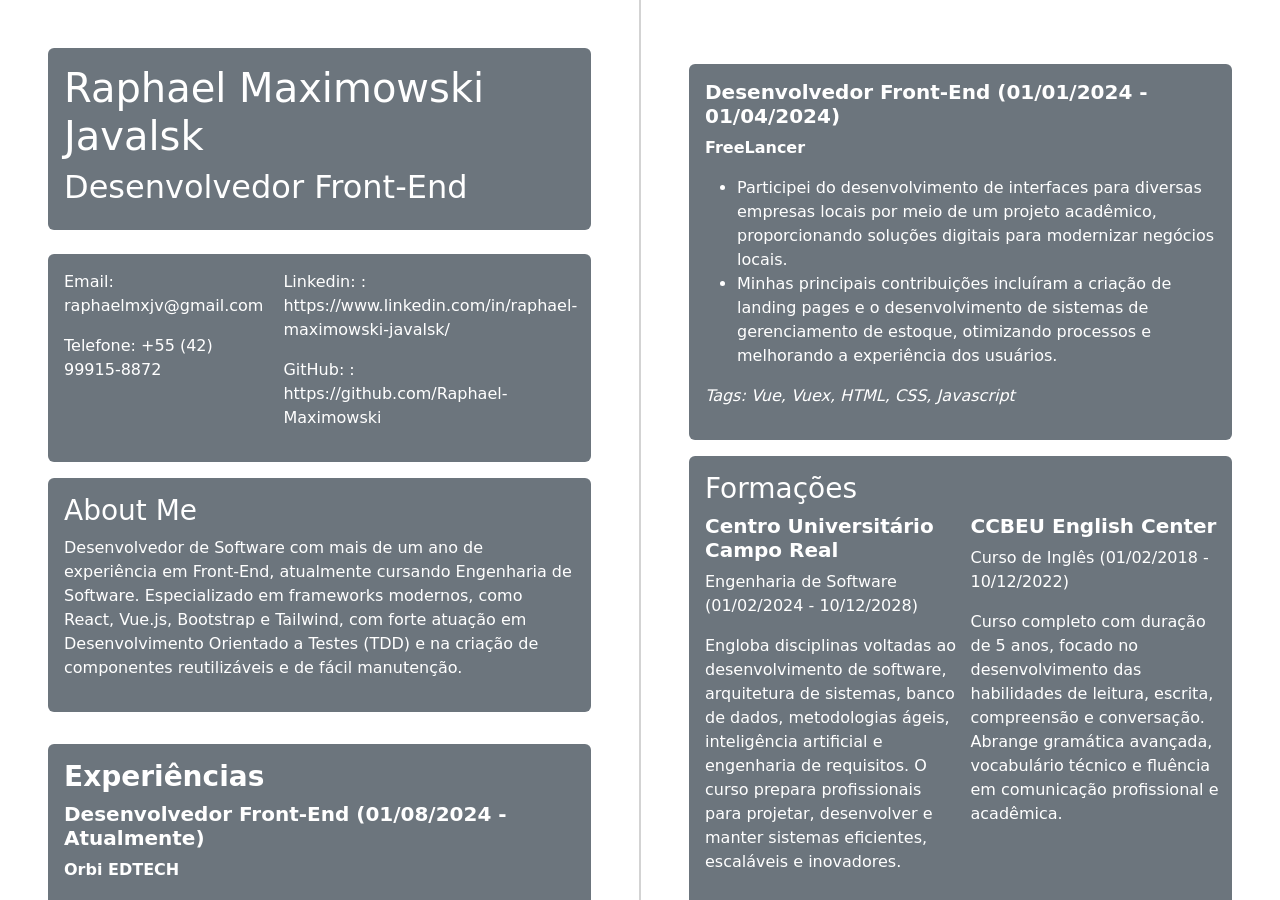
<file: Atividade-02/index.html>
<!doctype html>
<html lang="en">
<head>
    <meta charset="UTF-8">
    <meta name="viewport"
          content="width=device-width, user-scalable=no, initial-scale=1.0, maximum-scale=1.0, minimum-scale=1.0">
    <meta http-equiv="X-UA-Compatible" content="ie=edge">
    <title>Currículo</title>
    <style>

        .tags-text {
            font-style: italic;
        }

        * {
            color: white;
        }

        .education-container {
            gap: 10px;
        }

        #first-container {
            border-right: 1px solid lightgray;
        }

        #second-container {
            border-left: 1px solid lightgray;
        }

        #contact-container {
            gap: 20px;
        }

    </style>
    <link href="https://cdn.jsdelivr.net/npm/bootstrap@5.3.3/dist/css/bootstrap.min.css" rel="stylesheet" integrity="sha384-QWTKZyjpPEjISv5WaRU9OFeRpok6YctnYmDr5pNlyT2bRjXh0JMhjY6hW+ALEwIH" crossorigin="anonymous">
</head>
<body>
<div class="overflow-x-hidden d-lg-flex vw-100 vh-100">
    <div id="first-container" class="p-5 d-flex flex-column col-lg-6 col-12 h-auto">
        <div class="w-100 p-3 bg-secondary rounded-2">
            <h1>Raphael Maximowski Javalsk</h1>
            <h2>Desenvolvedor Front-End</h2>
        </div>


        <div class="flex-grow-1 d-flex flex-column ">
            <div class="mt-4 d-sm-flex w-100 p-3 bg-secondary rounded-2" id="contact-container">
                <div>
                    <p>Email: raphaelmxjv@gmail.com</p>
                    <p>Telefone: +55 (42) 99915-8872</p>
                </div>
                <div>
                    <p>Linkedin: : https://www.linkedin.com/in/raphael-maximowski-javalsk/</p>
                    <p>GitHub: : https://github.com/Raphael-Maximowski</p>
                </div>
            </div>

            <div class="my-3 bg-secondary rounded-2 p-3">
                <h3>About Me</h3>
                <p>Desenvolvedor de Software com mais de um ano de experiência em Front-End, atualmente cursando
                    Engenharia de Software. Especializado em frameworks modernos, como React, Vue.js, Bootstrap e
                    Tailwind, com forte atuação em Desenvolvimento Orientado a Testes (TDD) e na criação de componentes
                    reutilizáveis e de fácil manutenção.</p>
            </div>

            <div class="my-3 bg-secondary rounded-2 p-3">
                <h3 class="fw-bold">Experiências</h3>
                <h5 class="fw-bold">Desenvolvedor Front-End (01/08/2024 - Atualmente)</h5>
                <p class="fw-bold">Orbi EDTECH</p>
                <ul>
                    <li>
                        Desenvolvi uma feature completa de acessibilidade, permitindo que milhares de estudantes com
                        diferentes necessidades possam estudar de forma mais inclusiva. As funcionalidades incluem
                        ajuste de tamanho da fonte, suporte a fontes para dislexia, filtros para daltonismo e tradução para
                        múltiplos idiomas, garantindo uma experiência personalizada e acessível para todos os usuários.
                    </li>
                    <li>
                        Implementei diversas melhorias tecnológicas no projeto, como a migração do Vue CLI para Vite,
                        adoção de TypeScript, introdução de testes unitários com Jest e aprimoramento da padronização
                        do código com ESLint e Prettier. Também assumi a liderança na documentação completa do
                        Frontend, promovendo maior organização, escalabilidade e eficiência no desenvolvimento,
                        reduzindo a necessidade de manutenção e acelerando a entrega de novas features
                    </li>

                    <li>
                        Realizei uma refatoração completa do sistema para adaptar a nova feature de acessibilidade,
                        conduzindo uma análise detalhada dos componentes para torná-los mais escaláveis e reutilizáveis.
                        Além disso, apliquei boas práticas para melhorar a estrutura e organização do código, resultando
                        em um sistema mais robusto, sustentável e alinhado com padrões de qualidade
                    </li>
                </ul>

                <p class="tags-text">Tags: Vue.js, Vuex, React.js, Redux, Jest, Typescript, TDD, Bootstrap, Tailwind , Eslint, Prettier, Vite</p>
            </div>

        </div>
    </div>
    <div id="second-container" class="p-5  col-lg-6 col-12 h-100">
        <div class="h-100 w-100">
            <div class="my-3 bg-secondary rounded-2 p-3">
                <h5 class="fw-bold">Desenvolvedor Front-End (01/01/2024 - 01/04/2024)</h5>
                <p class="fw-bold">FreeLancer</p>
                <ul>
                    <li>
                        Participei do desenvolvimento de interfaces para diversas empresas locais por meio de um projeto
                        acadêmico, proporcionando soluções digitais para modernizar negócios locais.
                    </li>
                    <li>
                        Minhas principais contribuições incluíram a criação de landing pages e o desenvolvimento de
                        sistemas de gerenciamento de estoque, otimizando processos e melhorando a experiência dos
                        usuários.
                    </li>
                </ul>
                <p class="tags-text">Tags: Vue, Vuex, HTML, CSS, Javascript</p>
            </div>
            <div class="my-3 bg-secondary rounded-2 p-3">
                <h3>Formações</h3>
                <div class="d-xl-flex w-100 education-container">
                    <div class="col-xl-6 col-12">
                        <h5 class="fw-bold">Centro Universitário Campo Real</h5>
                        <p>Engenharia de Software (01/02/2024 - 10/12/2028)</p>

                        <p >Engloba disciplinas voltadas ao desenvolvimento
                            de software, arquitetura de sistemas, banco de
                            dados, metodologias ágeis, inteligência artificial e
                            engenharia de requisitos. O curso prepara
                            profissionais para projetar, desenvolver e manter
                            sistemas eficientes, escaláveis e inovadores.</p>
                    </div>
                    <div class="col-xl-6 col-12">
                        <h5 class="fw-bold">CCBEU English Center</h5>
                        <p>Curso de Inglês (01/02/2018 - 10/12/2022)</p>
                        <p>
                            Curso completo com duração de 5 anos, focado no
                            desenvolvimento das habilidades de leitura, escrita,
                            compreensão e conversação. Abrange gramática
                            avançada, vocabulário técnico e fluência em
                            comunicação profissional e acadêmica.
                        </p>
                    </div>
                </div>
            </div>
        </div>
    </div>
</div>
</body>
</html>
</file>
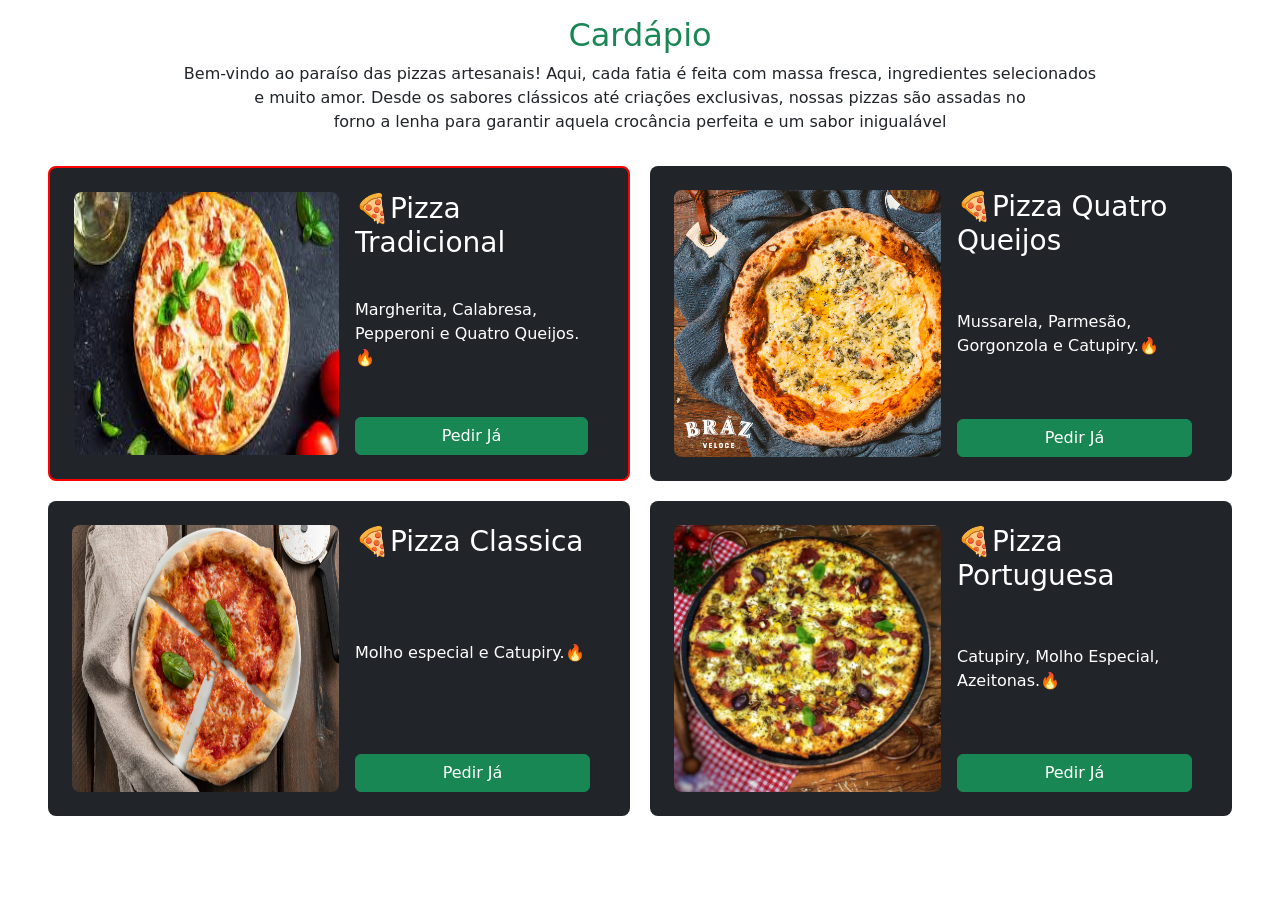
<file: Atividade-03/index.html>
<!doctype html>
<html lang="en">
<head>
    <meta charset="UTF-8">
    <meta name="viewport"
          content="width=device-width, user-scalable=no, initial-scale=1.0, maximum-scale=1.0, minimum-scale=1.0">
    <meta http-equiv="X-UA-Compatible" content="ie=edge">
    <title>Document</title>
    <link rel="stylesheet" href="assets/style.css">
    <link href="https://cdn.jsdelivr.net/npm/bootstrap@5.3.3/dist/css/bootstrap.min.css" rel="stylesheet" integrity="sha384-QWTKZyjpPEjISv5WaRU9OFeRpok6YctnYmDr5pNlyT2bRjXh0JMhjY6hW+ALEwIH" crossorigin="anonymous">
</head>
<body class="w-100 h-100">
<header class="py-3 text-center d-flex justify-content-center">
    <div class="w-75">
        <h1 class="fs-2 text-success">Cardápio</h1>
        <p>Bem-vindo ao paraíso das pizzas artesanais! Aqui, cada fatia é feita com massa fresca, ingredientes selecionados <br> e muito amor.
            Desde os sabores clássicos até criações exclusivas, nossas pizzas são assadas no <br> forno a lenha para garantir
            aquela crocância perfeita e um sabor inigualável</p>
    </div>
</header>

<main class="w-100 grid-container px-5">
    <div class="card-content p-4 d-sm-flex d-sm-flex rounded-3 bg-dark">
        <img class="col-sm-6 col-12 rounded-3 " src="assets/images/pizza01.png" />
        <div class="mt-sm-0 mt-3 col-sm-6 col-12 d-flex flex-column justify-content-between px-3">
            <h3>Pizza Tradicional</h3>
            <p class="card-text">Margherita, Calabresa, Pepperoni e Quatro Queijos.</p>
            <button class="btn btn-success w-100">Pedir Já</button>
        </div>
    </div>
    <div class="card-content p-4 d-sm-flex rounded-3 bg-dark">
        <img class="col-sm-6 col-12 rounded-3 " src="assets/images/pizza04.png" />
        <div class="mt-sm-0 mt-3 col-sm-6 col-12 d-flex flex-column justify-content-between px-3">
            <h3>Pizza Quatro Queijos</h3>
            <p class="card-text">Mussarela, Parmesão, Gorgonzola e Catupiry.</p>
            <button class="btn btn-success w-100">Pedir Já</button>
        </div>
    </div>
    <div class="card-content p-4 d-sm-flex d-sm-flex rounded-3 bg-dark">
        <img class="col-sm-6 col-12 rounded-3 " src="assets/images/pizza02.png" />
        <div class="mt-sm-0 mt-3 col-sm-6 col-12 d-flex flex-column justify-content-between px-3">
            <h3>Pizza Classica</h3>
            <p class="card-text">Molho especial e Catupiry.</p>
            <button class="btn btn-success w-100">Pedir Já</button>
        </div>
    </div>
    <div class="card-content p-4 d-sm-flex rounded-3 bg-dark">
        <img class="col-sm-6 col-12 rounded-3 " src="assets/images/pizza03.png" />
        <div class="mt-sm-0 mt-3 col-sm-6 col-12 d-flex flex-column justify-content-between px-3">
            <h3>Pizza Portuguesa</h3>
            <p class="card-text">Catupiry, Molho Especial, Azeitonas.</p>
            <button class="btn btn-success w-100">Pedir Já</button>
        </div>
    </div>
</main>
</body>
</html>
</file>
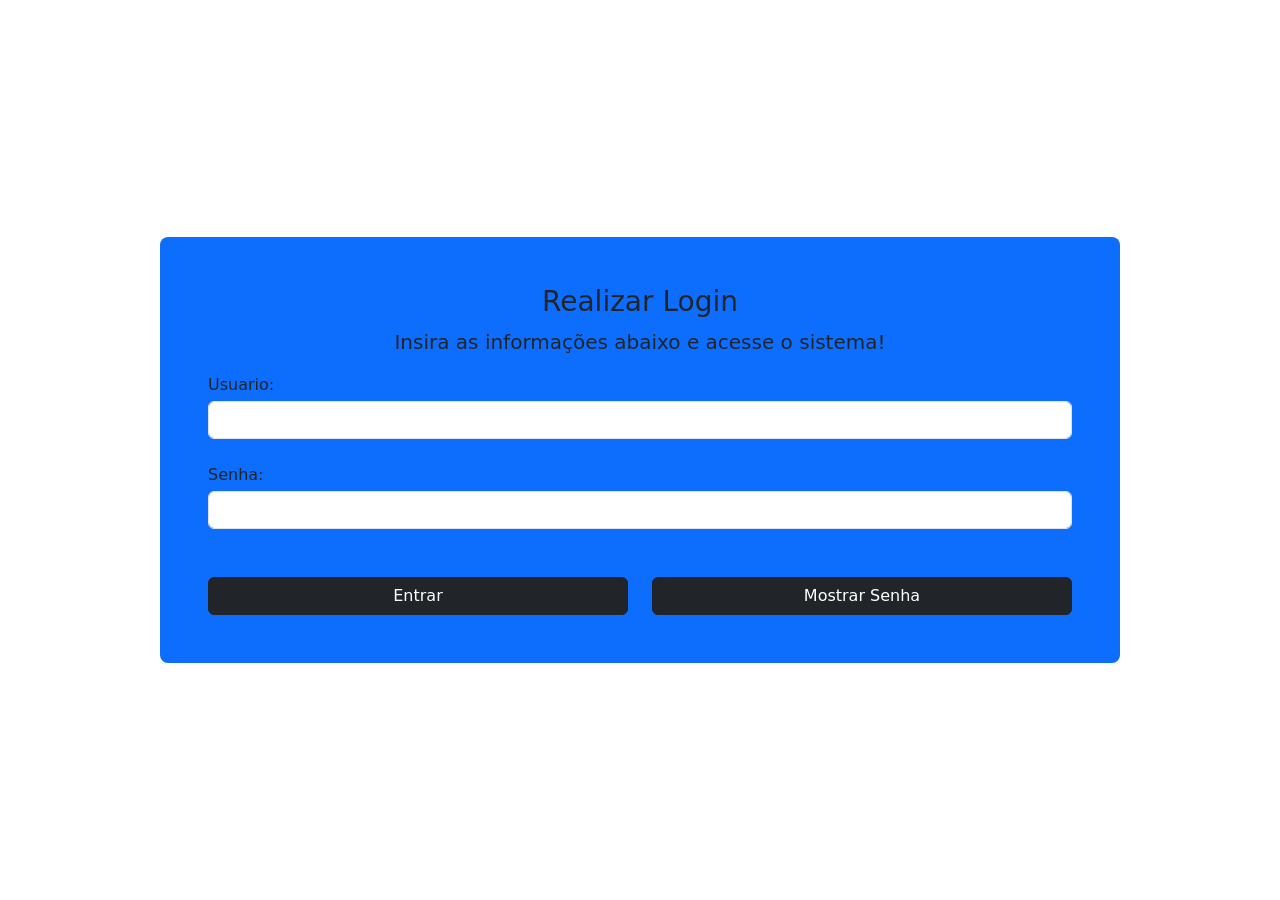
<file: Atividade-05/index.html>
<!doctype html>
<html lang="en">
<head>
    <meta charset="UTF-8">
    <meta name="viewport"
          content="width=device-width, user-scalable=no, initial-scale=1.0, maximum-scale=1.0, minimum-scale=1.0">
    <meta http-equiv="X-UA-Compatible" content="ie=edge">
    <title>Document</title>
    <link href="https://cdn.jsdelivr.net/npm/bootstrap@5.3.5/dist/css/bootstrap.min.css" rel="stylesheet" integrity="sha384-SgOJa3DmI69IUzQ2PVdRZhwQ+dy64/BUtbMJw1MZ8t5HZApcHrRKUc4W0kG879m7" crossorigin="anonymous">
</head>
<body class="vw-100 vh-100  d-flex flex-column align-items-center justify-content-center">
<div class="p-5 w-75 bg-primary rounded-3 h-auto">
    <h1 class="text-center fs-3">Realizar Login</h1>
    <p class="fs-5 text-center">Insira as informações abaixo e acesse o sistema!</p>

    <form class="d-flex flex-column gap-4">
        <div>
            <label for="user" class="mb-1">Usuario: </label>
            <input id="user" class="form-control " />
        </div>

        <div>
            <label for="password" class="mb-1">Senha: </label>
            <input type="password" id="password" class="form-control " />
        </div>
        <p class="mb-0" id="statusMessage"></p>

        <div class="d-flex gap-4">
            <button id="loginButton" type="submit" class="w-50 btn btn-dark">Entrar</button>
            <button id="visibilityButton" class="w-50 btn btn-dark">Mostrar Senha</button>
        </div>
    </form>
</div>

<script src="index.js"></script>
</body>
</html>
</file>
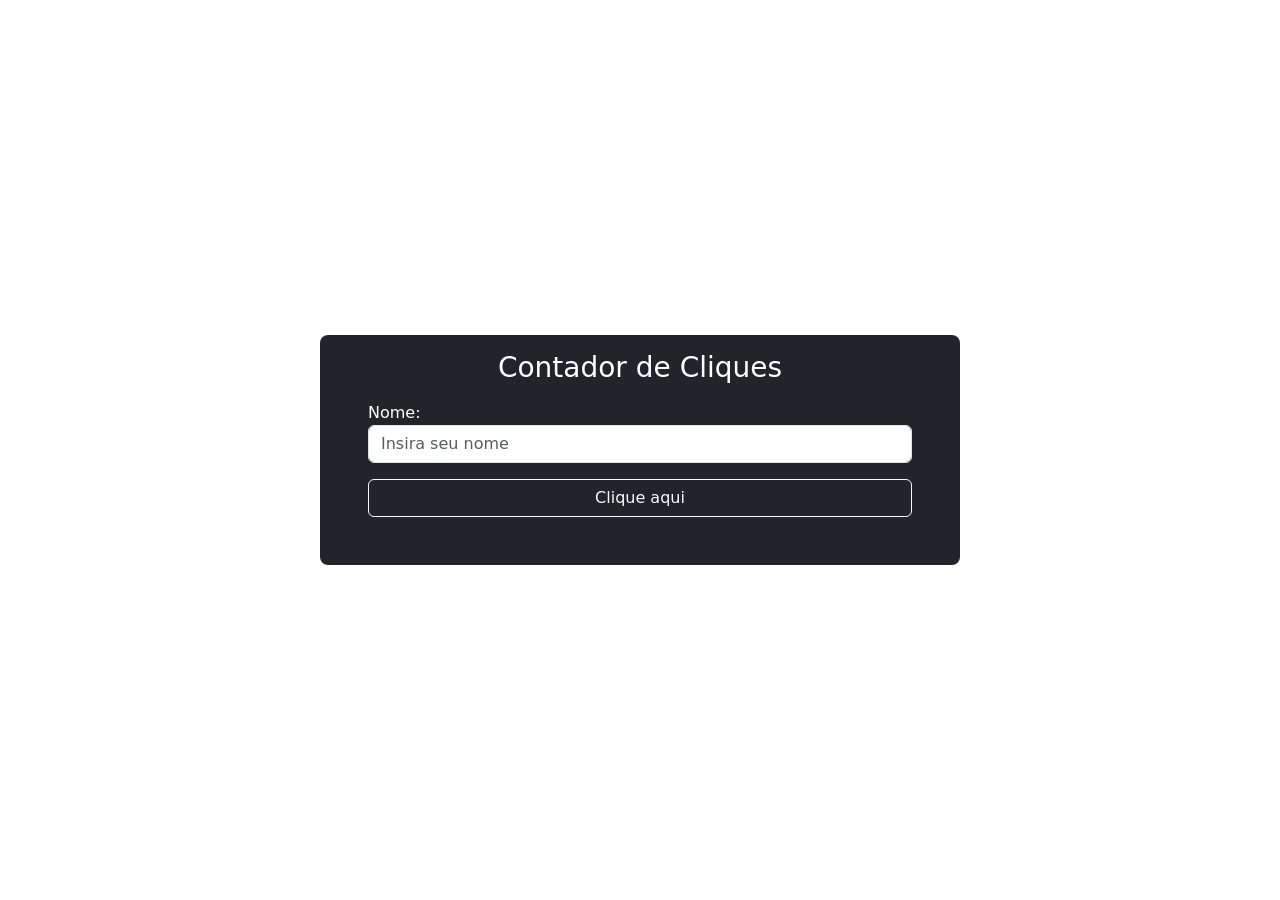
<file: Atividade-06/index.html>
<!doctype html>
<html lang="en">
<head>
    <meta charset="UTF-8">
    <meta name="viewport"
          content="width=device-width, user-scalable=no, initial-scale=1.0, maximum-scale=1.0, minimum-scale=1.0">
    <meta http-equiv="X-UA-Compatible" content="ie=edge">
    <title>Document</title>
    <link href="https://cdn.jsdelivr.net/npm/bootstrap@5.3.5/dist/css/bootstrap.min.css" rel="stylesheet" integrity="sha384-SgOJa3DmI69IUzQ2PVdRZhwQ+dy64/BUtbMJw1MZ8t5HZApcHrRKUc4W0kG879m7" crossorigin="anonymous">
</head>
<body class="vw-100 vh-100  d-flex flex-column align-items-center justify-content-center">
<main class="d-flex flex-column gap-3 w-50 bg-dark rounded-3 px-5 py-3">
    <h1 class="mb-0 fs-3 text-center text-white">Contador de Cliques</h1>
    <form>
        <label class="text-white">Nome: </label>
        <input id="user-name-input" placeholder="Insira seu nome" class="form-control"/>
    </form>
    <button id="increment-button" class="btn btn-outline-light">Clique aqui</button>

    <p id="click-counter-text"></p>

</main>
<script src="index.js"></script>
</body>
</html>
</file>
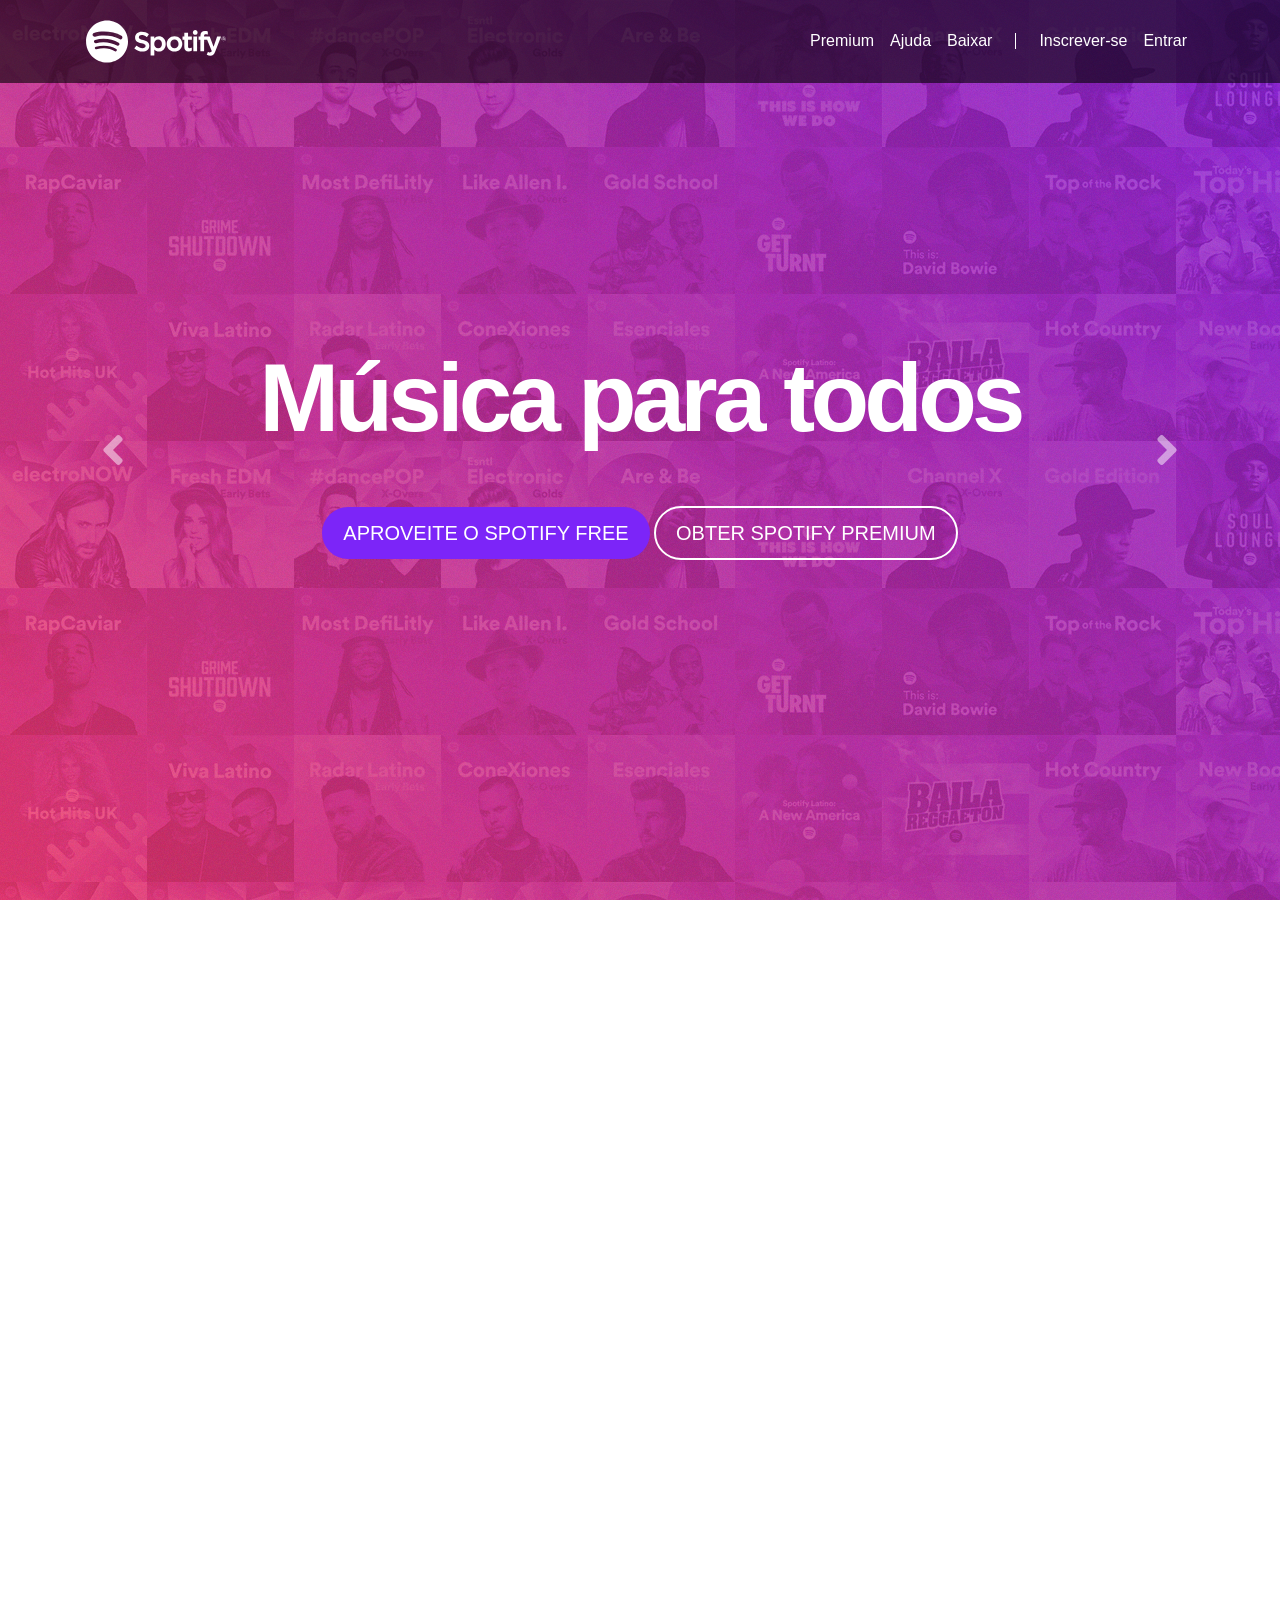
<file: Atividade-04/spotify/index.html>
<!DOCTYPE html>
<html lang="pt-br">
  <head>
    <!-- Meta tags Obrigatórias -->
    <meta charset="utf-8">
    <meta name="viewport" content="width=device-width, initial-scale=1, shrink-to-fit=no">

    <!-- Bootstrap CSS -->
    <link rel="stylesheet" href="https://stackpath.bootstrapcdn.com/bootstrap/4.1.3/css/bootstrap.min.css" integrity="sha384-MCw98/SFnGE8fJT3GXwEOngsV7Zt27NXFoaoApmYm81iuXoPkFOJwJ8ERdknLPMO" crossorigin="anonymous">

    <!-- Font Awesome -->
    <link rel="stylesheet" href="https://use.fontawesome.com/releases/v5.3.1/css/all.css" integrity="sha384-mzrmE5qonljUremFsqc01SB46JvROS7bZs3IO2EmfFsd15uHvIt+Y8vEf7N7fWAU" crossorigin="anonymous">

    <!-- HTML5Shiv -->
    <!--[if lt IE 9]>
      <script src="https://oss.maxcdn.com/html5shiv/3.7.2/html5shiv.min.js"></script>
    <![endif]-->

    <!-- Estilo customizado -->
    <link rel="stylesheet" type="text/css" href="css/estilo.css">

    <title>Música para todos - Spotify</title>
    <link rel="icon" href="imagens/favicon.png">
  </head>
  <body>
    
    <header><!-- inicio Cabecalho -->
      <nav class="navbar navbar-expand-md navbar-light fixed-top navbar-transparente">
        <div class="container">
          
          <a href="index.html" class="navbar-brand">
            <img src="imagens/spotify.svg" width="142">
          </a>

          <button class="navbar-toggler" data-toggle="collapse" data-target="#nav-principal">
            <i class="fas fa-bars text-white"></i>
          </button>

          <div class="collapse navbar-collapse" id="nav-principal">
            <ul class="navbar-nav ml-auto">
              <li class="nav-item">
                <a href="" class="nav-link">Premium</a>
              </li>
              <li class="nav-item">
                <a href="help.html" class="nav-link">Ajuda</a>
              </li>
              <li class="nav-item">
                <a href="" class="nav-link">Baixar</a>
              </li>

              <li class="nav-item divisor"></li>

              <li class="nav-item">
                <a href="register.html" class="nav-link">Inscrever-se</a>
              </li>
              <li class="nav-item">
                <a href="login.html" class="nav-link">Entrar</a>
              </li>
            </ul>
          </div>

        </div>
      </nav>
    </header><!--/fim Cabecalho -->

    <section id="home" class="d-flex"><!--home -->
      <div class="container align-self-center"><!--container -->
        <div class="row"><!--row -->
          <div class="col-md-12 capa">
            
            <div id="carousel-spotify" class="carousel slide" data-ride="carousel">
              <div class="carousel-inner"><!--Inner -->
                
                <div class="carousel-item active">
                  <h1>Música para todos</h1>
                  <a href="" class="btn btn-lg btn-custom btn-roxo">
                    Aproveite o Spotify Free
                  </a>

                  <a href="" class="btn btn-lg btn-custom btn-branco">
                    Obter Spotify Premium
                  </a>
                </div>

                <div class="carousel-item">
                  <h1>As melhores rádios</h1>
                  <a href="" class="btn btn-lg btn-custom btn-branco">
                    <i class="fas fa-music"></i> Ouça agora
                  </a>
                </div>

              </div><!--/Inner -->

              <!-- Controles -->
              <a href="#carousel-spotify" class="carousel-control-prev" data-slide="prev">
                <i class="fas fa-angle-left fa-3x"></i>
              </a>

              <a href="#carousel-spotify" class="carousel-control-next" data-slide="next">
                <i class="fas fa-angle-right fa-3x"></i>
              </a>

            </div>

          </div>
        </div><!--/row -->
      </div><!--/container -->
    </section><!--/home -->

    <section id="servicos" class="caixa">
      <div class="container">
        <div class="row">
          <div class="col-md-6">
            <div class="row albuns">
              <div class="col-md-6">
                <img src="imagens/img1.jpg" class="img-fluid">
              </div>
              <div class="col-md-6">
                <img src="imagens/img2.jpg" class="img-fluid">
              </div>
            </div>
            <div class="row albuns">
              <div class="col-md-6">
                <img src="imagens/img3.jpg" class="img-fluid">
              </div>
              <div class="col-md-6">
                <img src="imagens/img4.jpg" class="img-fluid">
              </div>
            </div>
          </div>
          <div class="col-md-6">
            
            <h2>O que o Spotify tem?</h2>

            <h3>Músicas</h3>
            <p>O Spotify tem milhões de músicas. Escute seus sons favoritos, descubra novas músicas e reúna seus favoritos em um só lugar.</p>

            <h3>Playlists</h3>
            <p>No Spotify você encontra uma playlist para cada momento. Todas feitas por fanáticos e especialistas da música.</p>

            <h3>Novos lançamentos</h3>
            <p>Escute os novos lançamentos de singles e álbuns da semana e veja o que está bombando no Top 50.</p>

          </div>
        </div>
      </div>
    </section>


    <section id="recursos" class="caixa">
      <div class="container">
        <div class="row">
          <div class="col-md-4">

            <h2>Fácil</h2>
            <h3>Buscar</h3>
            <p>Já sabe o que quer escutar? É só procurar e apertar o play.
            </p>

            <h3>Navegar</h3>
            <p>Veja os novos lançamentos, o que está bombando nas paradas e as melhores playlists para o seu momento.
            </p>

            <h3>Descobrir</h3>
            <p>Curta músicas novas toda segunda-feira com uma playlist personalizada pra você. Ou relaxe e curta uma das rádios.
            </p>

          </div>
          <div class="col-md-8">
            <div class="row rotacionar">
              <div class="col-md-6">
                <img src="imagens/iphone1.png" class="img-fluid">
              </div>
              <div class="col-md-6">
                <img src="imagens/iphone2.png" class="img-fluid">
              </div>
            </div>
          </div>
        </div>
      </div>
    </section>

    <footer>
      <div class="container">
        <div class="row">
          <div class="col-md-2">
            <img src="imagens/spotify.svg" width="142">
          </div>
          <div class="col-md-2">
            <h4>company</h4>
            <ul class="navbar-nav">
              <li><a href="">Sobre</a></li>
              <li><a href="">Empregos</a></li>
              <li><a href="">Imprensa</a></li>
              <li><a href="">Novidades</a></li>
            </ul>
          </div>
          <div class="col-md-2">
            <h4>comunidades</h4>
            <ul class="navbar-nav">
              <li><a href="">Artistas</a></li>
              <li><a href="">Desenvolvedores</a></li>
              <li><a href="">Marcas</a></li>
            </ul>
          </div>
          <div class="col-md-2">
            <h4>links uteis</h4>
            <ul class="navbar-nav">
              <li><a href="">Ajuda</a></li>
              <li><a href="">Presentes</a></li>
              <li><a href="">Player da web</a></li>
            </ul>
          </div>
          <div class="col-md-4">
            <ul>
              <li>
                <a href=""><img src="imagens/facebook.png"></a>
              </li>
              <li>
                <a href=""><img src="imagens/twitter.png"></a>
              </li>
              <li>
                <a href=""><img src="imagens/instagram.png"></a>
              </li>
            </ul>
          </div>
        </div>
      </div>
    </footer>

    <!-- JavaScript (Opcional) -->
    <!-- jQuery primeiro, depois Popper.js, depois Bootstrap JS -->
    <script src="https://code.jquery.com/jquery-3.3.1.slim.min.js" integrity="sha384-q8i/X+965DzO0rT7abK41JStQIAqVgRVzpbzo5smXKp4YfRvH+8abtTE1Pi6jizo" crossorigin="anonymous"></script>
    <script src="https://cdnjs.cloudflare.com/ajax/libs/popper.js/1.14.3/umd/popper.min.js" integrity="sha384-ZMP7rVo3mIykV+2+9J3UJ46jBk0WLaUAdn689aCwoqbBJiSnjAK/l8WvCWPIPm49" crossorigin="anonymous"></script>
    <script src="https://stackpath.bootstrapcdn.com/bootstrap/4.1.3/js/bootstrap.min.js" integrity="sha384-ChfqqxuZUCnJSK3+MXmPNIyE6ZbWh2IMqE241rYiqJxyMiZ6OW/JmZQ5stwEULTy" crossorigin="anonymous"></script>
  </body>
</html>
</file>
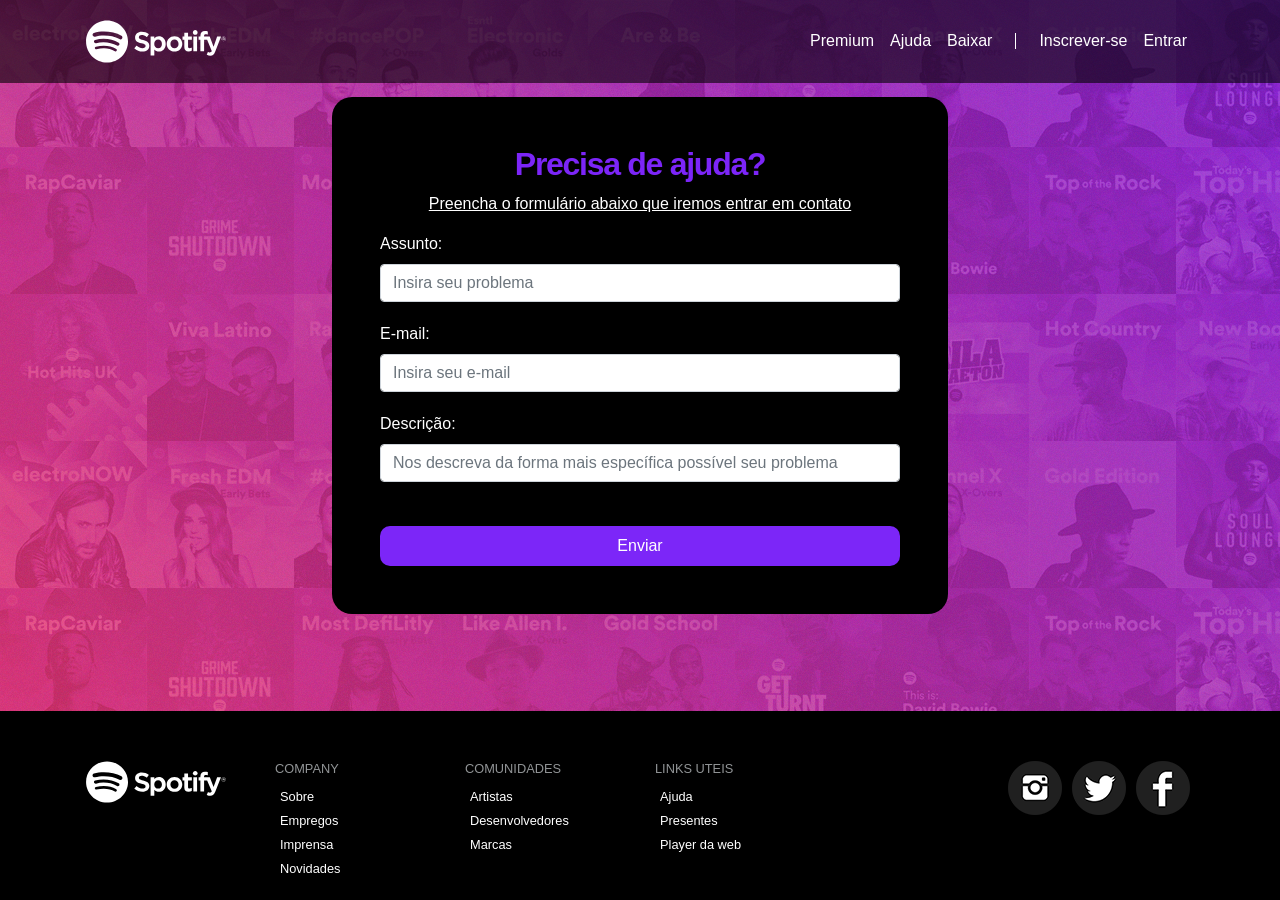
<file: Atividade-04/spotify/help.html>
<!doctype html>
<html lang="en">
<head>
    <meta charset="utf-8">
    <meta name="viewport" content="width=device-width, initial-scale=1, shrink-to-fit=no">

    <!-- Bootstrap CSS -->
    <link rel="stylesheet" href="https://stackpath.bootstrapcdn.com/bootstrap/4.1.3/css/bootstrap.min.css" integrity="sha384-MCw98/SFnGE8fJT3GXwEOngsV7Zt27NXFoaoApmYm81iuXoPkFOJwJ8ERdknLPMO" crossorigin="anonymous">

    <!-- Font Awesome -->
    <link rel="stylesheet" href="https://use.fontawesome.com/releases/v5.3.1/css/all.css" integrity="sha384-mzrmE5qonljUremFsqc01SB46JvROS7bZs3IO2EmfFsd15uHvIt+Y8vEf7N7fWAU" crossorigin="anonymous">

    <!-- HTML5Shiv -->
    <!--[if lt IE 9]>
    <script src="https://oss.maxcdn.com/html5shiv/3.7.2/html5shiv.min.js"></script>
    <![endif]-->

    <!-- Estilo customizado -->
    <link rel="stylesheet" type="text/css" href="css/estilo.css">

    <title>Música para todos - Spotify</title>
    <link rel="icon" href="imagens/favicon.png">
    <script src="https://code.jquery.com/jquery-3.3.1.slim.min.js" integrity="sha384-q8i/X+965DzO0rT7abK41JStQIAqVgRVzpbzo5smXKp4YfRvH+8abtTE1Pi6jizo" crossorigin="anonymous"></script>
    <script src="https://cdnjs.cloudflare.com/ajax/libs/popper.js/1.14.3/umd/popper.min.js" integrity="sha384-ZMP7rVo3mIykV+2+9J3UJ46jBk0WLaUAdn689aCwoqbBJiSnjAK/l8WvCWPIPm49" crossorigin="anonymous"></script>
    <script src="https://stackpath.bootstrapcdn.com/bootstrap/4.1.3/js/bootstrap.min.js" integrity="sha384-ChfqqxuZUCnJSK3+MXmPNIyE6ZbWh2IMqE241rYiqJxyMiZ6OW/JmZQ5stwEULTy" crossorigin="anonymous"></script>
</head>
<body class="d-flex flex-column justify-content-between">
<header><!-- inicio Cabecalho -->
    <nav class="navbar navbar-expand-md navbar-light fixed-top navbar-transparente">
        <div class="container">

            <a href="index.html" class="navbar-brand">
                <img src="imagens/spotify.svg" width="142">
            </a>

            <button class="navbar-toggler" data-toggle="collapse" data-target="#nav-principal">
                <i class="fas fa-bars text-white"></i>
            </button>

            <div class="collapse navbar-collapse" id="nav-principal">
                <ul class="navbar-nav ml-auto">
                    <li class="nav-item">
                        <a href="" class="nav-link">Premium</a>
                    </li>
                    <li class="nav-item">
                        <a href="help.html" class="nav-link">Ajuda</a>
                    </li>
                    <li class="nav-item">
                        <a href="" class="nav-link">Baixar</a>
                    </li>

                    <li class="nav-item divisor"></li>

                    <li class="nav-item">
                        <a href="register.html" class="nav-link">Inscrever-se</a>
                    </li>
                    <li class="nav-item">
                        <a href="login.html" class="nav-link">Entrar</a>
                    </li>
                </ul>
            </div>

        </div>
    </nav>
</header><!--/fim Cabecalho -->

<main class="w-100 px-4 d-flex align-items-center justify-content-center">
    <section class="text-white col-lg-6 col-12 d-flex flex-column align-items-center justify-content-center p-5 rounded-2 help-form my-5">
        <h3 class="text-center">Precisa de ajuda?</h3>
        <p class="text-center">Preencha o formulário abaixo que iremos entrar em contato</p>

        <form class="w-100 d-flex form-content  flex-column">
            <div>
                <label>Assunto: </label>
                <input placeholder="Insira seu problema" class="form-control w-100" />
            </div>

            <div>
                <label>E-mail: </label>
                <input placeholder="Insira seu e-mail" class="form-control w-100" />
            </div>

           <div>
               <label>Descrição: </label>
               <input class="form-control" placeholder="Nos descreva da forma mais específica possível seu problema" />
           </div>
            <button class="text-white border-0 mt-4 py-2 rounded-2">Enviar</button>
        </form>
    </section>
</main>

<footer>
    <div class="container">
        <div class="row">
            <div class="col-md-2">
                <a href="index.html">
                    <img src="imagens/spotify.svg" width="142">
                </a>
            </div>
            <div class="col-md-2">
                <h4>company</h4>
                <ul class="navbar-nav">
                    <li><a href="">Sobre</a></li>
                    <li><a href="">Empregos</a></li>
                    <li><a href="">Imprensa</a></li>
                    <li><a href="">Novidades</a></li>
                </ul>
            </div>
            <div class="col-md-2">
                <h4>comunidades</h4>
                <ul class="navbar-nav">
                    <li><a href="">Artistas</a></li>
                    <li><a href="">Desenvolvedores</a></li>
                    <li><a href="">Marcas</a></li>
                </ul>
            </div>
            <div class="col-md-2">
                <h4>links uteis</h4>
                <ul class="navbar-nav">
                    <li><a href="">Ajuda</a></li>
                    <li><a href="">Presentes</a></li>
                    <li><a href="">Player da web</a></li>
                </ul>
            </div>
            <div class="col-md-4">
                <ul>
                    <li>
                        <a href=""><img src="imagens/facebook.png"></a>
                    </li>
                    <li>
                        <a href=""><img src="imagens/twitter.png"></a>
                    </li>
                    <li>
                        <a href=""><img src="imagens/instagram.png"></a>
                    </li>
                </ul>
            </div>
        </div>
    </div>
</footer>
</body>
</html>
</file>
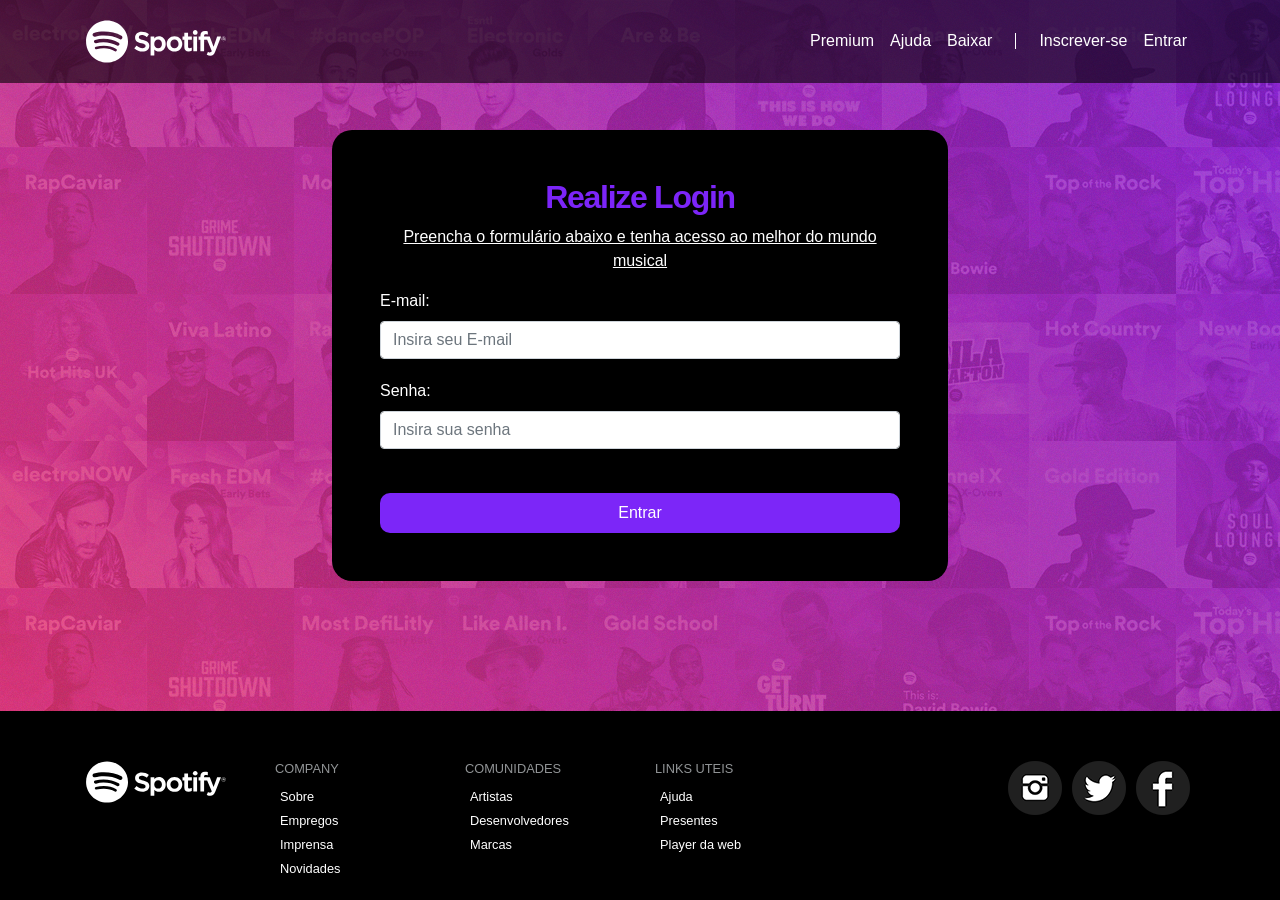
<file: Atividade-04/spotify/login.html>
<!doctype html>
<html lang="en">
<head>
    <meta charset="utf-8">
    <meta name="viewport" content="width=device-width, initial-scale=1, shrink-to-fit=no">

    <!-- Bootstrap CSS -->
    <link rel="stylesheet" href="https://stackpath.bootstrapcdn.com/bootstrap/4.1.3/css/bootstrap.min.css" integrity="sha384-MCw98/SFnGE8fJT3GXwEOngsV7Zt27NXFoaoApmYm81iuXoPkFOJwJ8ERdknLPMO" crossorigin="anonymous">

    <!-- Font Awesome -->
    <link rel="stylesheet" href="https://use.fontawesome.com/releases/v5.3.1/css/all.css" integrity="sha384-mzrmE5qonljUremFsqc01SB46JvROS7bZs3IO2EmfFsd15uHvIt+Y8vEf7N7fWAU" crossorigin="anonymous">

    <!-- HTML5Shiv -->
    <!--[if lt IE 9]>
    <script src="https://oss.maxcdn.com/html5shiv/3.7.2/html5shiv.min.js"></script>
    <![endif]-->

    <!-- Estilo customizado -->
    <link rel="stylesheet" type="text/css" href="css/estilo.css">

    <title>Música para todos - Spotify</title>
    <link rel="icon" href="imagens/favicon.png">
    <script src="https://code.jquery.com/jquery-3.3.1.slim.min.js" integrity="sha384-q8i/X+965DzO0rT7abK41JStQIAqVgRVzpbzo5smXKp4YfRvH+8abtTE1Pi6jizo" crossorigin="anonymous"></script>
    <script src="https://cdnjs.cloudflare.com/ajax/libs/popper.js/1.14.3/umd/popper.min.js" integrity="sha384-ZMP7rVo3mIykV+2+9J3UJ46jBk0WLaUAdn689aCwoqbBJiSnjAK/l8WvCWPIPm49" crossorigin="anonymous"></script>
    <script src="https://stackpath.bootstrapcdn.com/bootstrap/4.1.3/js/bootstrap.min.js" integrity="sha384-ChfqqxuZUCnJSK3+MXmPNIyE6ZbWh2IMqE241rYiqJxyMiZ6OW/JmZQ5stwEULTy" crossorigin="anonymous"></script>
</head>
<body class="d-flex flex-column justify-content-between">
<header><!-- inicio Cabecalho -->
    <nav class="navbar navbar-expand-md navbar-light fixed-top navbar-transparente">
        <div class="container">

            <a href="index.html" class="navbar-brand">
                <img src="imagens/spotify.svg" width="142">
            </a>

            <button class="navbar-toggler" data-toggle="collapse" data-target="#nav-principal">
                <i class="fas fa-bars text-white"></i>
            </button>

            <div class="collapse navbar-collapse" id="nav-principal">
                <ul class="navbar-nav ml-auto">
                    <li class="nav-item">
                        <a href="" class="nav-link">Premium</a>
                    </li>
                    <li class="nav-item">
                        <a href="help.html" class="nav-link">Ajuda</a>
                    </li>
                    <li class="nav-item">
                        <a href="" class="nav-link">Baixar</a>
                    </li>

                    <li class="nav-item divisor"></li>

                    <li class="nav-item">
                        <a href="register.html" class="nav-link">Inscrever-se</a>
                    </li>
                    <li class="nav-item">
                        <a href="login.html" class="nav-link">Entrar</a>
                    </li>
                </ul>
            </div>

        </div>
    </nav>
</header><!--/fim Cabecalho -->

<main class="w-100 px-4 d-flex align-items-center justify-content-center">
    <section class="text-white col-lg-6 col-12 d-flex flex-column align-items-center justify-content-center p-5 rounded-2 help-form my-5">
        <h3 class="text-center">Realize Login</h3>
        <p class="text-center">Preencha o formulário abaixo e tenha acesso ao melhor do mundo musical</p>

        <form class="w-100 d-flex form-content  flex-column">
            <div>
                <label>E-mail: </label>
                <input placeholder="Insira seu E-mail" class="form-control w-100" />
            </div>

            <div>
                <label>Senha: </label>
                <input placeholder="Insira sua senha" class="form-control"/>
            </div>
            <button class="mt-4 text-white border-0 py-2 rounded-2">Entrar</button>
        </form>
    </section>
</main>

<footer>
    <div class="container">
        <div class="row">
            <div class="col-md-2">
                <a href="index.html">
                    <img src="imagens/spotify.svg" width="142">
                </a>
            </div>
            <div class="col-md-2">
                <h4>company</h4>
                <ul class="navbar-nav">
                    <li><a href="">Sobre</a></li>
                    <li><a href="">Empregos</a></li>
                    <li><a href="">Imprensa</a></li>
                    <li><a href="">Novidades</a></li>
                </ul>
            </div>
            <div class="col-md-2">
                <h4>comunidades</h4>
                <ul class="navbar-nav">
                    <li><a href="">Artistas</a></li>
                    <li><a href="">Desenvolvedores</a></li>
                    <li><a href="">Marcas</a></li>
                </ul>
            </div>
            <div class="col-md-2">
                <h4>links uteis</h4>
                <ul class="navbar-nav">
                    <li><a href="">Ajuda</a></li>
                    <li><a href="">Presentes</a></li>
                    <li><a href="">Player da web</a></li>
                </ul>
            </div>
            <div class="col-md-4">
                <ul>
                    <li>
                        <a href=""><img src="imagens/facebook.png"></a>
                    </li>
                    <li>
                        <a href=""><img src="imagens/twitter.png"></a>
                    </li>
                    <li>
                        <a href=""><img src="imagens/instagram.png"></a>
                    </li>
                </ul>
            </div>
        </div>
    </div>
</footer>
</body>
</html>
</file>
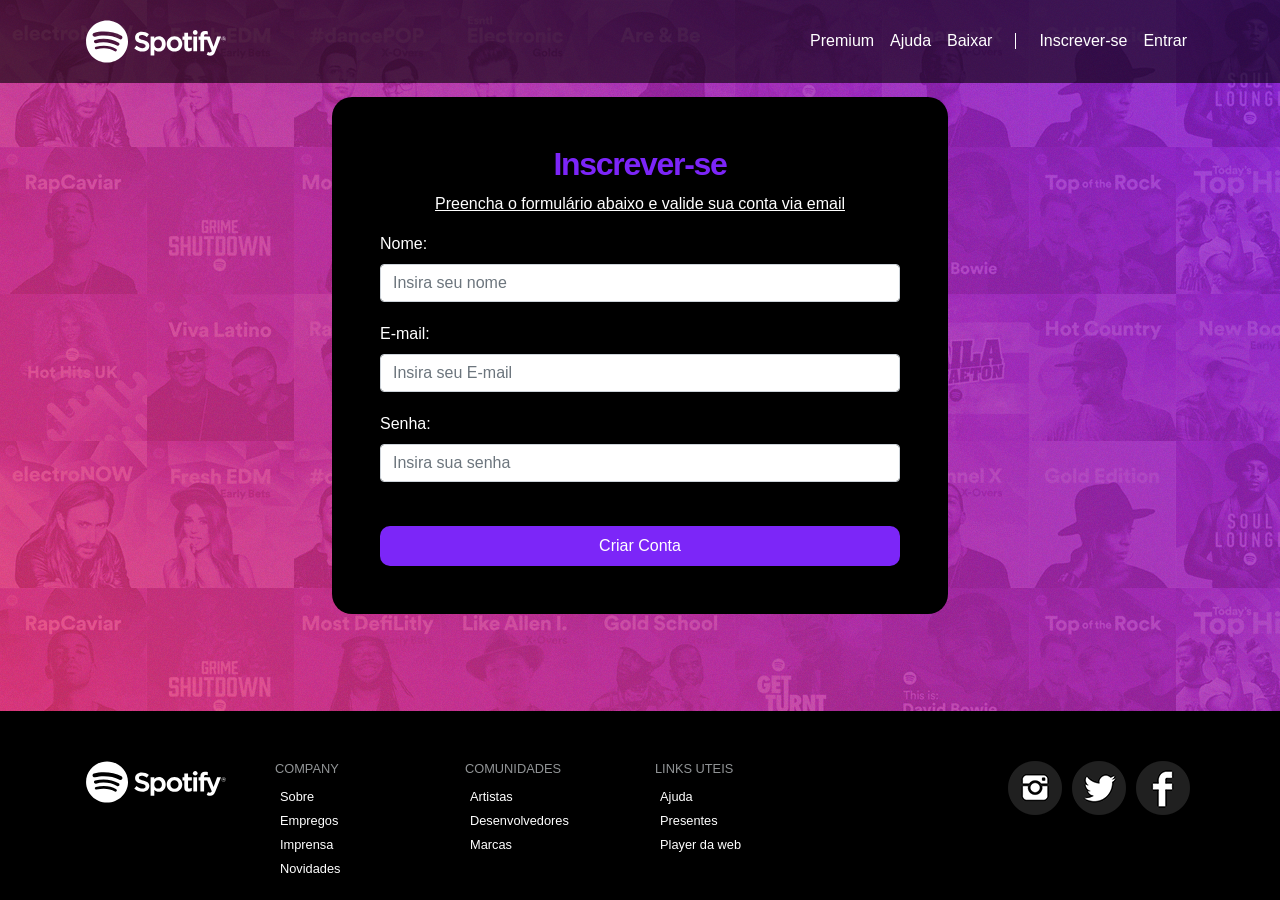
<file: Atividade-04/spotify/register.html>
<!doctype html>
<html lang="en">
<head>
    <meta charset="utf-8">
    <meta name="viewport" content="width=device-width, initial-scale=1, shrink-to-fit=no">

    <!-- Bootstrap CSS -->
    <link rel="stylesheet" href="https://stackpath.bootstrapcdn.com/bootstrap/4.1.3/css/bootstrap.min.css" integrity="sha384-MCw98/SFnGE8fJT3GXwEOngsV7Zt27NXFoaoApmYm81iuXoPkFOJwJ8ERdknLPMO" crossorigin="anonymous">

    <!-- Font Awesome -->
    <link rel="stylesheet" href="https://use.fontawesome.com/releases/v5.3.1/css/all.css" integrity="sha384-mzrmE5qonljUremFsqc01SB46JvROS7bZs3IO2EmfFsd15uHvIt+Y8vEf7N7fWAU" crossorigin="anonymous">

    <!-- HTML5Shiv -->
    <!--[if lt IE 9]>
    <script src="https://oss.maxcdn.com/html5shiv/3.7.2/html5shiv.min.js"></script>
    <![endif]-->

    <!-- Estilo customizado -->
    <link rel="stylesheet" type="text/css" href="css/estilo.css">

    <title>Música para todos - Spotify</title>
    <link rel="icon" href="imagens/favicon.png">
    <script src="https://code.jquery.com/jquery-3.3.1.slim.min.js" integrity="sha384-q8i/X+965DzO0rT7abK41JStQIAqVgRVzpbzo5smXKp4YfRvH+8abtTE1Pi6jizo" crossorigin="anonymous"></script>
    <script src="https://cdnjs.cloudflare.com/ajax/libs/popper.js/1.14.3/umd/popper.min.js" integrity="sha384-ZMP7rVo3mIykV+2+9J3UJ46jBk0WLaUAdn689aCwoqbBJiSnjAK/l8WvCWPIPm49" crossorigin="anonymous"></script>
    <script src="https://stackpath.bootstrapcdn.com/bootstrap/4.1.3/js/bootstrap.min.js" integrity="sha384-ChfqqxuZUCnJSK3+MXmPNIyE6ZbWh2IMqE241rYiqJxyMiZ6OW/JmZQ5stwEULTy" crossorigin="anonymous"></script>
</head>
<body class="d-flex flex-column justify-content-between">
<header><!-- inicio Cabecalho -->
    <nav class="navbar navbar-expand-md navbar-light fixed-top navbar-transparente">
        <div class="container">

            <a href="index.html" class="navbar-brand">
                <img src="imagens/spotify.svg" width="142">
            </a>

            <button class="navbar-toggler" data-toggle="collapse" data-target="#nav-principal">
                <i class="fas fa-bars text-white"></i>
            </button>

            <div class="collapse navbar-collapse" id="nav-principal">
                <ul class="navbar-nav ml-auto">
                    <li class="nav-item">
                        <a href="" class="nav-link">Premium</a>
                    </li>
                    <li class="nav-item">
                        <a href="help.html" class="nav-link">Ajuda</a>
                    </li>
                    <li class="nav-item">
                        <a href="" class="nav-link">Baixar</a>
                    </li>

                    <li class="nav-item divisor"></li>

                    <li class="nav-item">
                        <a href="register.html" class="nav-link">Inscrever-se</a>
                    </li>
                    <li class="nav-item">
                        <a href="login.html" class="nav-link">Entrar</a>
                    </li>
                </ul>
            </div>

        </div>
    </nav>
</header><!--/fim Cabecalho -->

<main class="w-100 px-4 d-flex align-items-center justify-content-center">
    <section class="text-white col-lg-6 col-12 d-flex flex-column align-items-center justify-content-center p-5 rounded-2 help-form my-5">
        <h3 class="text-center">Inscrever-se</h3>
        <p class="text-center">Preencha o formulário abaixo e valide sua conta via email</p>

        <form class="w-100 d-flex form-content  flex-column">
            <div>
                <label>Nome: </label>
                <input placeholder="Insira seu nome" class="form-control w-100" />
            </div>

            <div>
                <label>E-mail: </label>
                <input placeholder="Insira seu E-mail" class="form-control w-100" />
            </div>

            <div>
                <label>Senha: </label>
                <input placeholder="Insira sua senha" class="form-control"/>
            </div>
            <button class="mt-4 text-white border-0 py-2 rounded-2">Criar Conta</button>
        </form>
    </section>
</main>

<footer>
    <div class="container">
        <div class="row">
            <div class="col-md-2">
                <a href="index.html">
                    <img src="imagens/spotify.svg" width="142">
                </a>
            </div>
            <div class="col-md-2">
                <h4>company</h4>
                <ul class="navbar-nav">
                    <li><a href="">Sobre</a></li>
                    <li><a href="">Empregos</a></li>
                    <li><a href="">Imprensa</a></li>
                    <li><a href="">Novidades</a></li>
                </ul>
            </div>
            <div class="col-md-2">
                <h4>comunidades</h4>
                <ul class="navbar-nav">
                    <li><a href="">Artistas</a></li>
                    <li><a href="">Desenvolvedores</a></li>
                    <li><a href="">Marcas</a></li>
                </ul>
            </div>
            <div class="col-md-2">
                <h4>links uteis</h4>
                <ul class="navbar-nav">
                    <li><a href="">Ajuda</a></li>
                    <li><a href="">Presentes</a></li>
                    <li><a href="">Player da web</a></li>
                </ul>
            </div>
            <div class="col-md-4">
                <ul>
                    <li>
                        <a href=""><img src="imagens/facebook.png"></a>
                    </li>
                    <li>
                        <a href=""><img src="imagens/twitter.png"></a>
                    </li>
                    <li>
                        <a href=""><img src="imagens/instagram.png"></a>
                    </li>
                </ul>
            </div>
        </div>
    </div>
</footer>
</body>
</html>
</file>
<file: Atividade-03/assets/style.css>
body {
    margin: 0;
    padding: 0;
}

.grid-container {
    display: grid;
    grid-template-columns: 1fr 1fr ;
    gap: 20px;
}

.grid-container > div:nth-child(1) {
    border: 2px solid red;
}

.card-content {
    color: white;
    transition: 0.5s;
}

.card-content:hover {
    color: red;
}

h3::before {
    content: "🍕";
}

.card-text::after {
    content: "🔥";
}

@media(max-width: 992px) {
    .grid-container {
        grid-template-columns: 1fr ;
    }
}
</file>
<file: Atividade-04/spotify/css/estilo.css>
/*
* 
* @author Jamilton Damasceno
*/

/* Layout
-----------------------------*/
html, body, #home {
	height: 100%;
	overflow-x: hidden;
}

.help-form {
	background-color: black;
	border-radius: 20px;
}

.form-content {
	gap: 20px;
}

.form-content button {
	background-color: #7c26f8;
	border-radius: 10px;
}

.help-form p {
	text-decoration: underline white;
}

body {
	background: url(../imagens/capa.png),
				url(../imagens/ruido.png),
				linear-gradient(50deg,#ff4169,#7c26f8);
	background-attachment: fixed;
	font-family: Helvetica,Arial,sans-serif;
}

/* Barra de navegação
-----------------------------*/
nav.navbar-transparente {
	padding: 15px 0px;
	background: rgba(0,0,0,0.6);
}

.navbar-light .navbar-nav .nav-link {
	color: white;
}

.navbar-light .navbar-nav .nav-link:hover {
	color: #9bf0e1;
}

.navbar-light .navbar-toggler {
    color: rgba(255,255,255,.5);
    border-color: rgba(255,255,255,0.5);
}

.divisor {
	width: 1px;
	background: white;
	margin: 12px 15px;
}

/* Capa
-----------------------------*/
.capa {
	text-align: center;
}

.btn-custom {
	color: white;
	border-radius: 500px;
	-webkit-border-radius: 500px;
    -moz-border-radius: 500px;
    text-transform: uppercase;
    transition: background 0.4s, color 0.4s;
    padding: 10px 20px;
}

.btn-roxo {
	background: #7c25f8;
}

.btn-roxo:hover {
	background: #6207e3;
	color: white;
}

.btn-branco {
	border: 2px solid white;
}

.btn-branco:hover {
	background-color: white;
	color: black;
}

.carousel-control-next, .carousel-control-prev {
	width: 5%;
}

/* Estrutura conteúdos
-----------------------------*/
.caixa {
	padding-top: 20px;
	padding-bottom: 20px;
}

#servicos {
	background: white;
}

#recursos {
	color: white;
}

#servicos h2, h3 {
	color: #7c25f8;
}

#recursos h2 {
	color: white;
}

#recursos h3 {
	color: #9bf0e1;
}

.albuns {
	padding: 10px 0;
}

.rotacionar {
	-ms-transform: rotate(30deg); /* IE 9 */
    -webkit-transform: rotate(30deg); /* Chrome, Safari, Opera */
    transform: rotate(30deg);
	padding-left: 80px;
}

/* Rodapé
-----------------------------*/
footer {
	background: #000;
	padding: 50px 0px 20px 0px;
	position: relative;
}

footer h4 {
	color: #919496;
	font-size: 0.8em;
	text-transform: uppercase;
}

footer .navbar-nav a {
	color: white;
	font-size: 0.8em;
}

footer .navbar-nav a:hover {
	color: #9bf0e1;
	text-decoration: none;
}

footer ul {
	list-style: none;
}

footer ul li {
	float: right;
	margin: 0 5px;
}

/* Tipografia
-----------------------------*/
h1 {
	font-weight: 900;
	letter-spacing: -0.05em;
	margin-bottom: 50px;
	color: white;
}

h2 {
	font-size: 3em;
	font-weight: 700;
	letter-spacing: -0.04em;
}

h3 {
	font-size: 2em;
	font-weight: 700;
	letter-spacing: -0.04em;
}



/* Extra small devices (portrait phones, less than 576px)*/
@media (max-width: 575.98px) {
	.btn-custom {
		margin: 10px 15px;
		font-size: 1em;
	}
}

/* Small devices (landscape phones, 576px and up) */
@media (min-width: 576px) and (max-width: 767.98px) {
	h1 {
		font-size: 3em;
	}
	.btn-custom {
		margin: 10px 15px;
	}
}

/* Medium devices (tablets, 768px and up)*/
@media (min-width: 768px) and (max-width: 991.98px) {
	h1 {
		font-size: 4em;
	}
}

/* Large devices (desktops, 992px and up)*/
@media (min-width: 992px) and (max-width: 1199.98px) {
	h1 {
		font-size: 5em;
	}
}

/* Extra large devices (large desktops, 1200px and up)*/
@media (min-width: 1200px) {
	h1 {
		font-size: 6em;
	}
}
</file>
